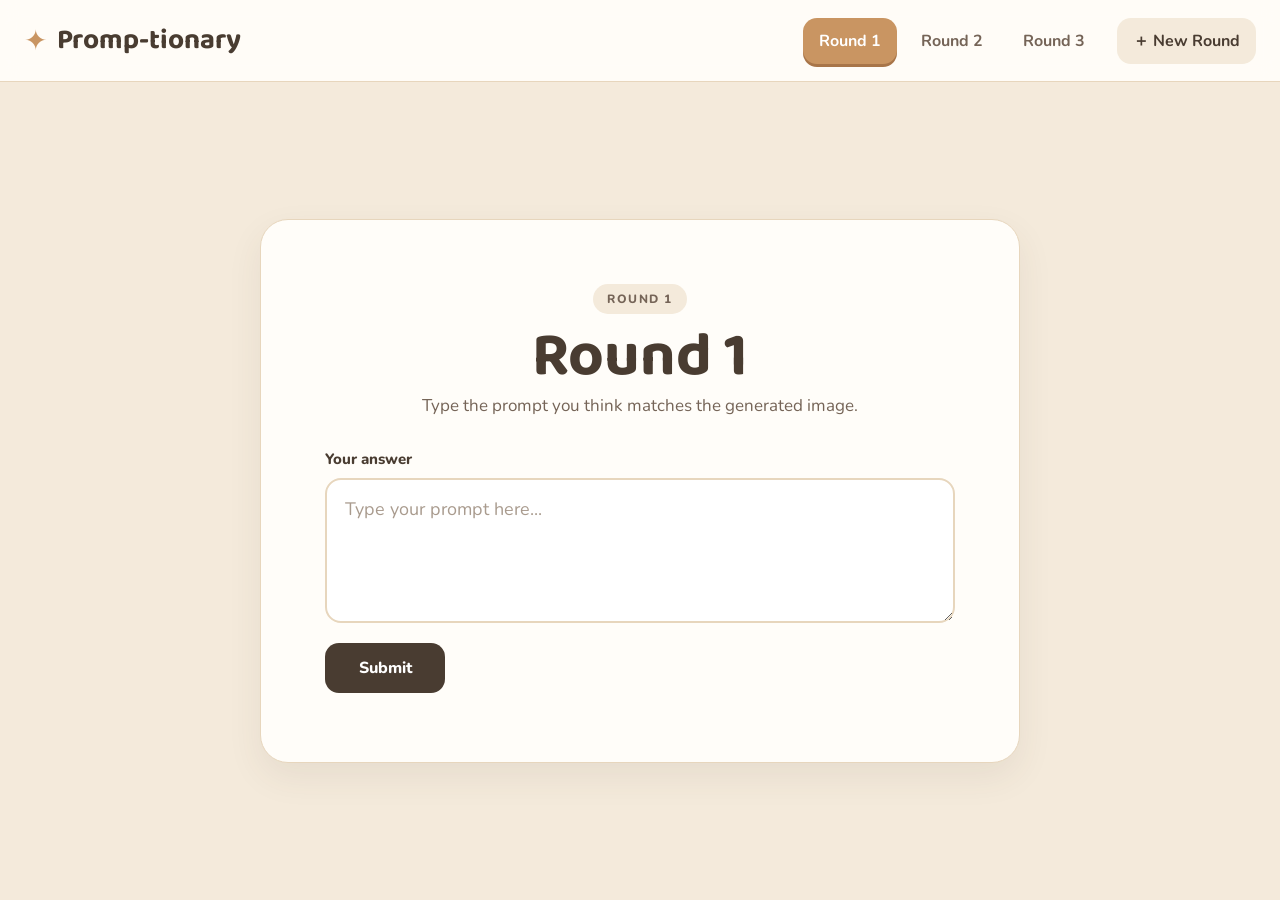
<file: index.html>
<!DOCTYPE html>
<html lang="en">
<head>
  <meta charset="UTF-8">
  <meta
    name="viewport"
    content="width=device-width, initial-scale=1.0, viewport-fit=cover"
  >

  <meta name="theme-color" content="#f4eadb">

  <title>Prompt-ionary</title>

  <!-- Google Fonts -->
  <link rel="preconnect" href="https://fonts.googleapis.com">
  <link rel="preconnect" href="https://fonts.gstatic.com" crossorigin>
  <link
    href="https://fonts.googleapis.com/css2?family=Baloo+2:wght@500;600;700&family=Nunito:wght@500;600;700&display=swap"
    rel="stylesheet"
  >

  <link rel="stylesheet" href="style.css">
</head>

<body>

  <div class="app">

    <!-- Top Navigation -->
    <header class="top-nav">

      <div class="brand">
        <span class="brand-star" aria-hidden="true">✦</span>

        <div>
          <h1>Promp-tionary</h1>
        </div>
      </div>

      <nav class="round-nav" aria-label="Rounds">

        <button
          class="round-button active"
          data-round="1"
          type="button"
        >
          Round 1
        </button>

        <button
          class="round-button"
          data-round="2"
          type="button"
        >
          Round 2
        </button>

        <button
          class="round-button"
          data-round="3"
          type="button"
        >
          Round 3
        </button>

        <!-- Round 4 and 5 will be added here -->
        <div id="extra-rounds"></div>

        <button
          id="new-round"
          class="new-round-button"
          type="button"
        >
          <span aria-hidden="true">＋</span>
          New Round
        </button>

      </nav>

    </header>


    <!-- Main Content -->
    <main class="main-content">

      <div class="paper">

        <div class="round-badge" id="round-badge">
          ROUND 1
        </div>

        <h2 id="round-title">
          Round 1
        </h2>

        <p class="prompt">
          Type the prompt you think matches the generated image.
        </p>


        <!-- Answer Form -->
        <form id="answer-form" novalidate>

          <label for="answer">
            Your answer
          </label>

          <textarea
            id="answer"
            name="answer"
            rows="4"
            autocomplete="off"
            autocapitalize="sentences"
            spellcheck="true"
            placeholder="Type your prompt here..."
          ></textarea>

          <div class="form-row">

            <button
              class="submit-button"
              type="submit"
            >
              Submit
            </button>

            <p
              id="feedback"
              class="feedback"
              aria-live="polite"
            ></p>

          </div>

        </form>


        <!-- Correct message -->
        <div
          id="correct-message"
          class="correct-message"
          aria-live="polite"
          aria-hidden="true"
        >
          <span aria-hidden="true">🎉</span>
          <span>CORRECT!</span>
          <span aria-hidden="true">🎉</span>
        </div>

      </div>

    </main>

  </div>


  <!-- Confetti -->
  <div
    id="confetti"
    class="confetti-container"
    aria-hidden="true"
  ></div>


  <script src="script.js"></script>

</body>
</html>
</file>
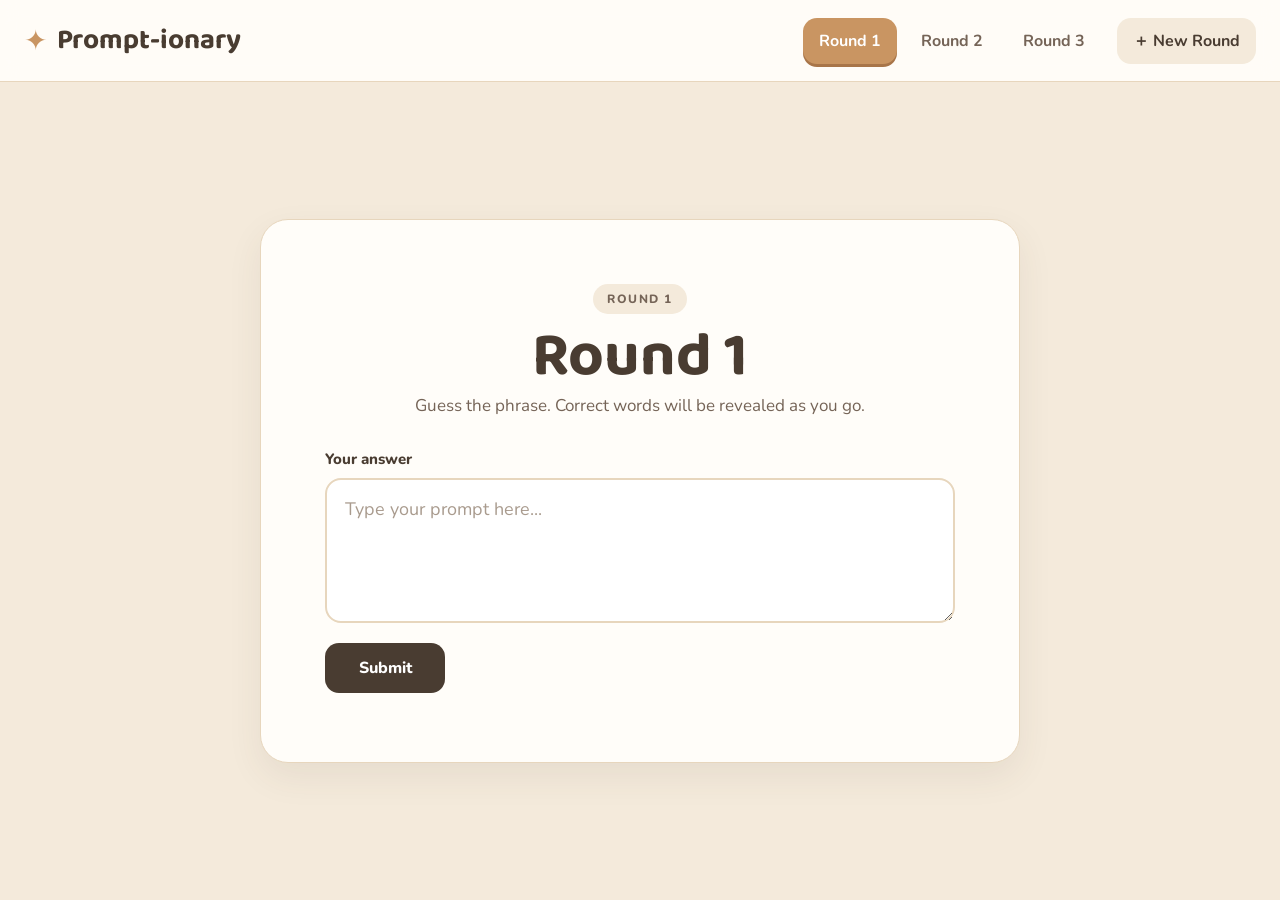
<file: _index.html>
<!DOCTYPE html>
<html lang="en">
<head>
  <meta charset="UTF-8">
  <meta
    name="viewport"
    content="width=device-width, initial-scale=1.0, viewport-fit=cover"
  >

  <meta name="theme-color" content="#f4eadb">

  <title>Prompt-ionary</title>

  <!-- Google Fonts -->
  <link rel="preconnect" href="https://fonts.googleapis.com">
  <link rel="preconnect" href="https://fonts.gstatic.com" crossorigin>
  <link
    href="https://fonts.googleapis.com/css2?family=Baloo+2:wght@500;600;700&family=Nunito:wght@500;600;700&display=swap"
    rel="stylesheet"
  >

  <link rel="stylesheet" href="style.css">
</head>

<body>

  <div class="app">

    <!-- Top Navigation -->
    <header class="top-nav">

      <div class="brand">
        <span class="brand-star" aria-hidden="true">✦</span>

        <div>
          <h1>Prompt-ionary</h1>
        </div>
      </div>

      <nav class="round-nav" aria-label="Rounds">

        <button
          class="round-button active"
          data-round="1"
          type="button"
        >
          Round 1
        </button>

        <button
          class="round-button"
          data-round="2"
          type="button"
        >
          Round 2
        </button>

        <button
          class="round-button"
          data-round="3"
          type="button"
        >
          Round 3
        </button>

        <!-- Round 4 and 5 will be added here -->
        <div id="extra-rounds"></div>

        <button
          id="new-round"
          class="new-round-button"
          type="button"
        >
          <span aria-hidden="true">＋</span>
          New Round
        </button>

      </nav>

    </header>


    <!-- Main Content -->
    <main class="main-content">

      <div class="paper">

        <div class="round-badge" id="round-badge">
          ROUND 1
        </div>

        <h2 id="round-title">
          Round 1
        </h2>

        <p class="prompt">
          Guess the phrase. Correct words will be revealed as you go.
        </p>

        <!-- Hangman-style phrase -->
        <div
          id="phrase-display"
          class="phrase-display"
          aria-live="polite"
          aria-label="Hidden phrase"
        ></div>


        <!-- Answer Form -->
        <form id="answer-form" novalidate>

          <label for="answer">
            Your answer
          </label>

          <textarea
            id="answer"
            name="answer"
            rows="4"
            autocomplete="off"
            autocapitalize="sentences"
            spellcheck="true"
            placeholder="Type your prompt here..."
          ></textarea>

          <div class="form-row">

            <button
              class="submit-button"
              type="submit"
            >
              Submit
            </button>

            <p
              id="feedback"
              class="feedback"
              aria-live="polite"
            ></p>

          </div>

        </form>


        <!-- Correct message -->
        <div
          id="correct-message"
          class="correct-message"
          aria-live="polite"
          aria-hidden="true"
        >
          <span aria-hidden="true">🎉</span>
          <span>CORRECT!</span>
          <span aria-hidden="true">🎉</span>
        </div>

      </div>

    </main>

  </div>


  <!-- Confetti -->
  <div
    id="confetti"
    class="confetti-container"
    aria-hidden="true"
  ></div>


  <script src="script.js"></script>

</body>
</html>
</file>
<file: style.css>
* {
  box-sizing: border-box;
}


:root {
  --beige: #f4eadb;
  --beige-dark: #e7d6bd;

  --cream: #fffdf9;

  --brown: #493c31;
  --brown-soft: #756457;

  --tan: #c99562;
  --tan-dark: #a87549;

  /* Bolder success green */
  --green: #b9dfbd;
  --green-dark: #2f6b3d;

  --red-dark: #9a4f4f;
}


html,
body {
  min-height: 100%;
  margin: 0;
}


body {
  background: var(--beige);
  color: var(--brown);

  font-family: "Nunito", sans-serif;

  transition: background-color 300ms ease;
}


body.correct {
  background: var(--green);
}


button,
textarea {
  font: inherit;
}


button {
  -webkit-tap-highlight-color: transparent;
}


/* ========================================
   APP
======================================== */

.app {
  min-height: 100vh;
}


/* ========================================
   TOP NAVIGATION
======================================== */

.top-nav {
  position: sticky;
  top: 0;

  z-index: 10;

  min-height: 82px;

  padding: 14px 24px;

  background: rgba(255, 253, 249, 0.95);

  border-bottom: 1px solid var(--beige-dark);

  display: flex;
  align-items: center;
  justify-content: space-between;

  gap: 24px;

  backdrop-filter: blur(10px);
}


/* ========================================
   BRAND
======================================== */

.brand {
  display: flex;
  align-items: center;

  gap: 10px;

  flex-shrink: 0;
}


.brand-star {
  color: var(--tan);

  font-size: 28px;

  line-height: 1;
}


.brand h1 {
  margin: 0;

  font-family: "Baloo 2", cursive;

  font-size: 28px;

  line-height: 1;

  font-weight: 700;
}


.brand p {
  margin: 2px 0 0;

  color: var(--brown-soft);

  font-size: 12px;
}


/* ========================================
   ROUND NAVIGATION
======================================== */

.round-nav {
  display: flex;

  align-items: center;
  justify-content: flex-end;

  gap: 8px;

  min-width: 0;
}


.round-button,
.new-round-button {
  min-height: 46px;

  border: 0;

  border-radius: 14px;

  cursor: pointer;

  transition:
    transform 140ms ease,
    background-color 140ms ease;

  touch-action: manipulation;
}


/* Normal round buttons */

.round-button {
  padding: 10px 16px;

  background: transparent;

  color: var(--brown-soft);

  font-weight: 700;

  white-space: nowrap;
}


.round-button:hover {
  background: var(--beige);

  transform: translateY(-1px);
}


/* Active round */

.round-button.active {
  background: var(--tan);

  color: white;

  box-shadow: 0 3px 0 var(--tan-dark);
}


/* New Round button */

.new-round-button {
  padding: 10px 16px;

  background: var(--beige);

  color: var(--brown);

  font-weight: 700;

  white-space: nowrap;
}


.new-round-button:hover {
  background: var(--beige-dark);

  transform: translateY(-1px);
}


.new-round-button[hidden] {
  display: none;
}


/* Keyboard focus */

.round-button:focus-visible,
.new-round-button:focus-visible,
.submit-button:focus-visible,
textarea:focus-visible {
  outline: 3px solid #8cae9a;

  outline-offset: 3px;
}


/* ========================================
   MAIN CONTENT
======================================== */

.main-content {
  min-height: calc(100vh - 82px);

  padding: 40px 24px;

  display: flex;

  align-items: center;
  justify-content: center;
}


/* ========================================
   CONTENT CARD
======================================== */

.paper {
  width: min(760px, 100%);

  padding: clamp(32px, 6vw, 64px);

  background: var(--cream);

  border: 1px solid var(--beige-dark);

  border-radius: 28px;

  box-shadow:
    0 14px 35px rgba(73, 60, 49, 0.08);

  text-align: center;
}


/* ========================================
   ROUND HEADING
======================================== */

.round-badge {
  display: inline-block;

  padding: 7px 14px;

  border-radius: 999px;

  background: var(--beige);

  color: var(--brown-soft);

  font-size: 12px;

  font-weight: 800;

  letter-spacing: 0.12em;
}


.paper h2 {
  margin: 12px 0 5px;

  font-family: "Baloo 2", cursive;

  font-size: clamp(42px, 7vw, 62px);

  line-height: 1;
}


.prompt {
  margin: 0 auto 30px;

  color: var(--brown-soft);

  font-size: 17px;

  line-height: 1.5;
}


/* ========================================
   ANSWER FORM
======================================== */

#answer-form {
  text-align: left;
}


#answer-form label {
  display: block;

  margin-bottom: 9px;

  font-size: 15px;

  font-weight: 800;
}


textarea {
  display: block;

  width: 100%;

  min-height: 145px;

  resize: vertical;

  padding: 16px 18px;

  border: 2px solid var(--beige-dark);

  border-radius: 16px;

  background: white;

  color: var(--brown);

  font-size: 18px;

  line-height: 1.5;

  transition:
    border-color 150ms ease,
    box-shadow 150ms ease;
}


textarea:focus {
  border-color: var(--tan);

  box-shadow:
    0 0 0 4px rgba(201, 149, 98, 0.13);

  outline: none;
}


textarea::placeholder {
  color: #a99b8e;
}


/* ========================================
   SUBMIT
======================================== */

.form-row {
  min-height: 60px;

  margin-top: 15px;

  display: flex;

  align-items: center;

  gap: 18px;
}


.submit-button {
  min-width: 120px;

  min-height: 50px;

  padding: 11px 24px;

  border: 0;

  border-radius: 14px;

  background: var(--brown);

  color: white;

  font-weight: 800;

  cursor: pointer;

  transition:
    transform 140ms ease,
    background-color 140ms ease;

  touch-action: manipulation;
}


.submit-button:hover {
  background: #5c4b3d;

  transform: translateY(-1px);
}


/* ========================================
   FEEDBACK
======================================== */

.feedback {
  margin: 0;

  font-size: 15px;

  font-weight: 700;
}


.feedback.incorrect {
  color: var(--red-dark);
}


/* ========================================
   CORRECT MESSAGE
======================================== */

.correct-message {
  display: none;

  margin-top: 28px;

  padding: 17px 20px;

  border-radius: 18px;

  background: #d5ecd8;

  color: var(--green-dark);

  font-family: "Baloo 2", cursive;

  font-size: clamp(30px, 5vw, 42px);

  font-weight: 700;

  line-height: 1;

  align-items: center;
  justify-content: center;

  gap: 13px;
}


.correct-message.show {
  display: flex;

  animation: pop-in 350ms ease both;
}


/* ========================================
   CONFETTI
======================================== */

.confetti-container {
  position: fixed;

  inset: 0;

  pointer-events: none;

  overflow: hidden;

  z-index: 100;
}


.confetti-piece {
  position: absolute;

  top: -20px;

  width: 9px;
  height: 15px;

  border-radius: 2px;

  animation:
    fall 2.3s cubic-bezier(.2, .7, .3, 1) forwards;
}


/* Falling confetti */

@keyframes fall {
  0% {
    transform:
      translate3d(0, -20px, 0)
      rotate(0deg);

    opacity: 1;
  }

  100% {
    transform:
      translate3d(var(--drift), 105vh, 0)
      rotate(var(--rotation));

    opacity: 0;
  }
}


/* Correct popup */

@keyframes pop-in {
  0% {
    transform: scale(0.8);

    opacity: 0;
  }

  70% {
    transform: scale(1.05);
  }

  100% {
    transform: scale(1);

    opacity: 1;
  }
}


/* ========================================
   TABLET
======================================== */

@media (max-width: 850px) {

  .top-nav {
    padding: 12px 16px;

    align-items: flex-start;

    flex-direction: column;

    gap: 10px;
  }


  .brand {
    width: 100%;
  }


  .round-nav {
    width: 100%;

    justify-content: flex-start;

    overflow-x: auto;

    padding-bottom: 3px;

    scrollbar-width: none;
  }


  .round-nav::-webkit-scrollbar {
    display: none;
  }


  .round-button,
  .new-round-button {
    flex: 0 0 auto;
  }


  .main-content {
    min-height: calc(100vh - 130px);

    padding: 24px 16px 32px;

    align-items: flex-start;
  }


  .paper {
    padding: 36px 24px;
  }
}


/* ========================================
   SMALLER PHONES
======================================== */

@media (max-width: 500px) {

  .brand h1 {
    font-size: 25px;
  }


  .brand p {
    display: none;
  }


  .paper {
    border-radius: 22px;

    padding: 30px 18px;
  }


  textarea {
    min-height: 130px;

    font-size: 17px;
  }


  .form-row {
    align-items: stretch;

    flex-direction: column;

    gap: 10px;
  }


  .submit-button {
    width: 100%;

    min-height: 54px;
  }


  .feedback {
    min-height: 20px;

    text-align: center;
  }
}


/* ========================================
   ACCESSIBILITY
======================================== */

@media (prefers-reduced-motion: reduce) {

  *,
  *::before,
  *::after {
    animation-duration: 0.01ms !important;

    transition-duration: 0.01ms !important;
  }
}
</file>
